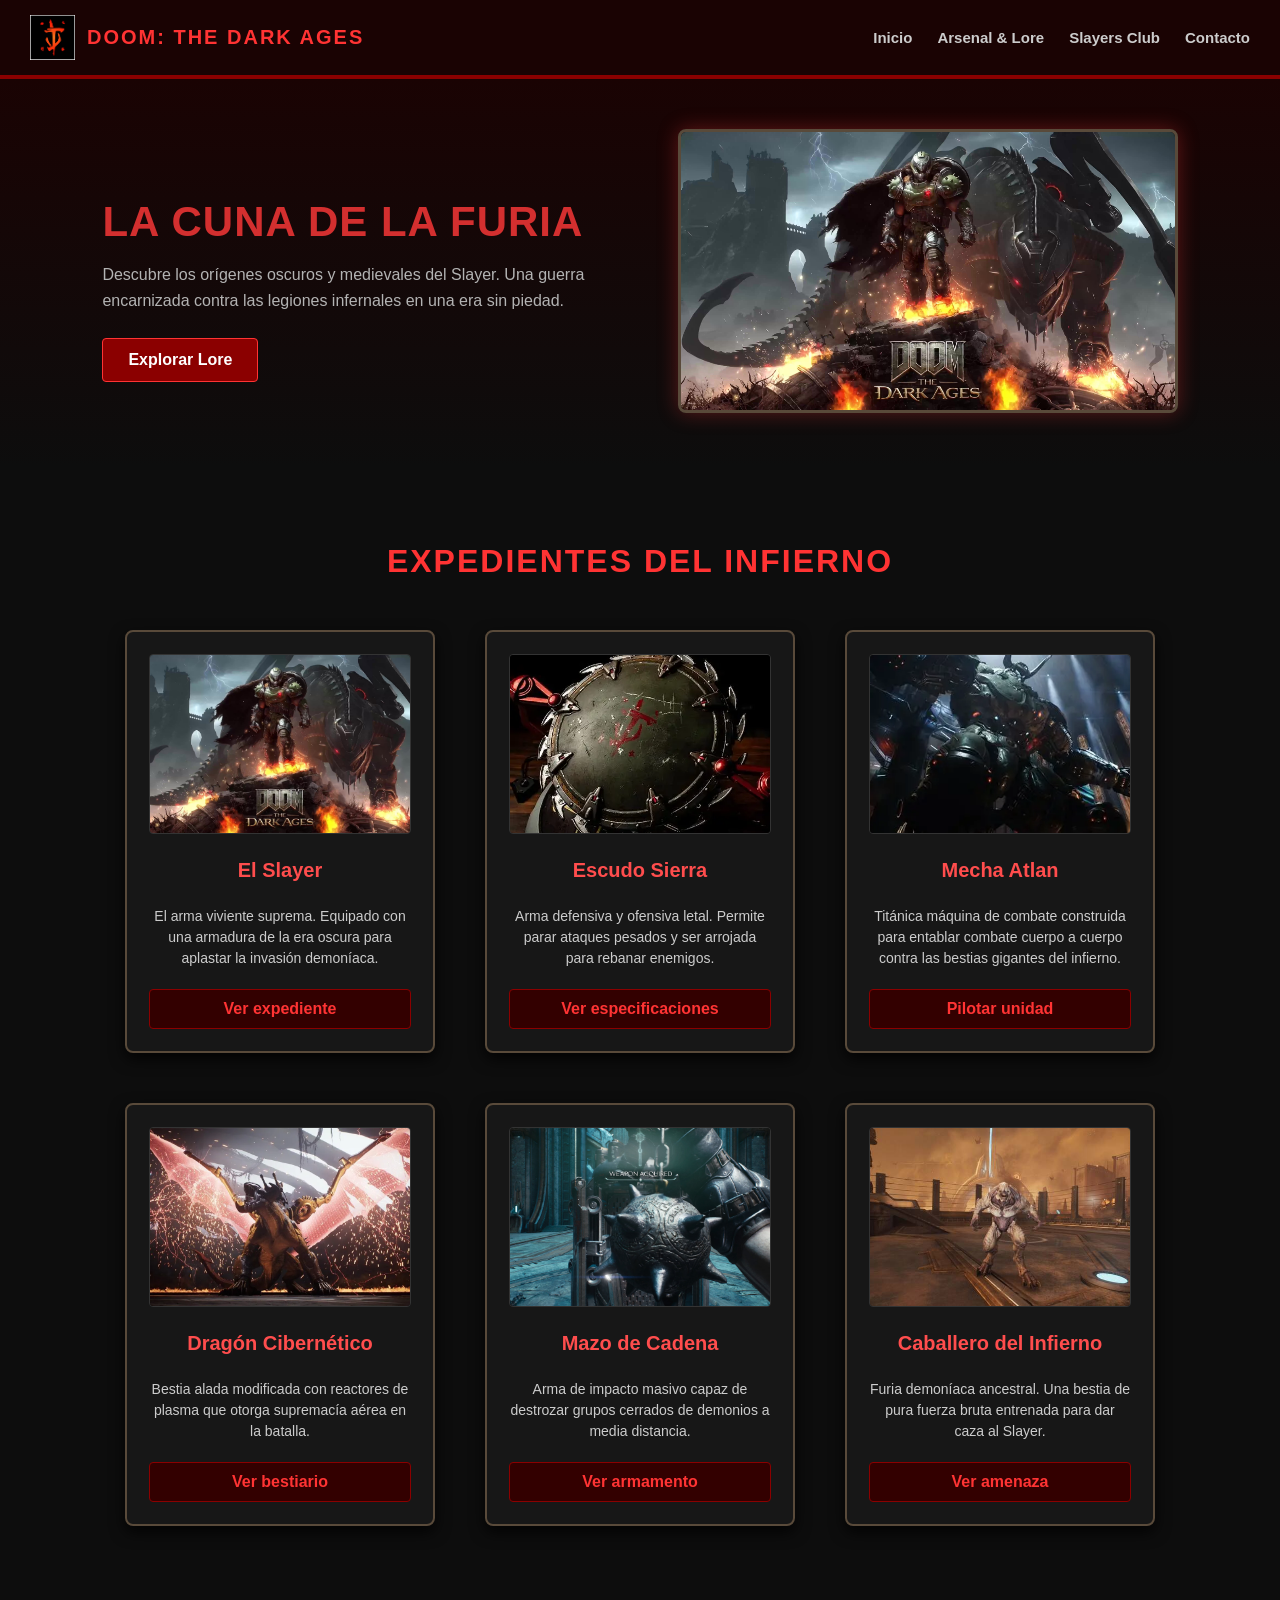
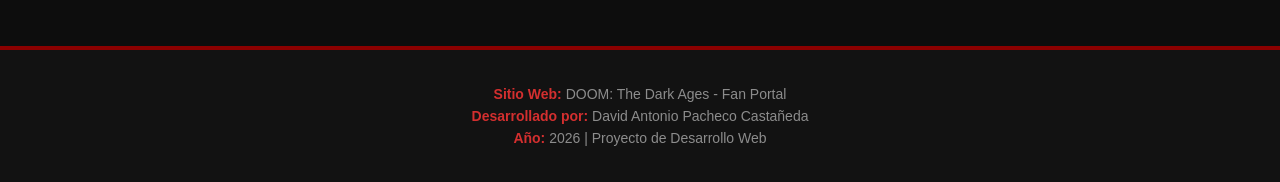
<file: index.html>
<!DOCTYPE html>
<html lang="es">
<head>
    <meta charset="UTF-8">
    <meta name="viewport" content="width=device-width, initial-scale=1.0">
    <title>DOOM: The Dark Ages - Proyecto Final</title>
    <link rel="stylesheet" href="estilos.css">
</head>
<body>

    <!-- Encabezado con Logo actualizado y Menú de navegación -->
    <header id="encabezado-principal">
        <div class="logo-contenedor">
            <img src="img/il_794xN.5453881932_lyg7.webp" alt="Logo DOOM" class="logo-img">
            <span class="logo-texto">DOOM: THE DARK AGES</span>
        </div>
        <nav class="menu-navegacion">
            <ul>
                <li><a href="#inicio">Inicio</a></li>
                <li><a href="#arsenal">Arsenal & Lore</a></li>
                <li><a href="#nosotros">Slayers Club</a></li>
                <li><a href="#contacto">Contacto</a></li>
            </ul>
        </nav>
    </header>

    <main>
        <!-- Sección Principal (Hero / Portada) -->
        <section id="inicio" class="seccion-principal">
            <div class="hero-texto">
                <h1>LA CUNA DE LA FURIA</h1>
                <p>Descubre los orígenes oscuros y medievales del Slayer. Una guerra encarnizada contra las legiones infernales en una era sin piedad.</p>
                <a href="#arsenal" class="boton-hero">Explorar Lore</a>
            </div>
            <div class="hero-imagen">
                <img src="img/doom-dark-ages-slayer.3840x2160.jpg" alt="DOOM Slayer en Portada">
            </div>
        </section>

        <!-- Sección de Tarjetas -->
        <section id="arsenal" class="seccion-tarjetas">
            <h2 class="titulo-seccion">EXPEDIENTES DEL INFIERNO</h2>
            
            <div class="contenedor-tarjetas">
                
                <!-- Tarjeta 1 -->
                <article class="tarjeta-doom">
                    <img src="img/doom-dark-ages-slayer.3840x2160.jpg" alt="DOOM Slayer">
                    <h3>El Slayer</h3>
                    <p>El arma viviente suprema. Equipado con una armadura de la era oscura para aplastar la invasión demoníaca.</p>
                    <a href="#" class="btn-tarjeta">Ver expediente</a>
                </article>

                <!-- Tarjeta 2 -->
                <article class="tarjeta-doom">
                    <img src="img/escudo sierra doom.webp" alt="Escudo Sierra">
                    <h3>Escudo Sierra</h3>
                    <p>Arma defensiva y ofensiva letal. Permite parar ataques pesados y ser arrojada para rebanar enemigos.</p>
                    <a href="#" class="btn-tarjeta">Ver especificaciones</a>
                </article>

                <!-- Tarjeta 3 -->
                <article class="tarjeta-doom">
                    <img src="img/OIP (1).webp" alt="Mecha Atlan">
                    <h3>Mecha Atlan</h3>
                    <p>Titánica máquina de combate construida para entablar combate cuerpo a cuerpo contra las bestias gigantes del infierno.</p>
                    <a href="#" class="btn-tarjeta">Pilotar unidad</a>
                </article>

                <!-- Tarjeta 4 -->
                <article class="tarjeta-doom">
                    <img src="img/dragon cibernetico doom.webp" alt="Dragón Cibernético">
                    <h3>Dragón Cibernético</h3>
                    <p>Bestia alada modificada con reactores de plasma que otorga supremacía aérea en la batalla.</p>
                    <a href="#" class="btn-tarjeta">Ver bestiario</a>
                </article>

                <!-- Tarjeta 5 -->
                <article class="tarjeta-doom">
                    <img src="img/flail-doom-dark-ages.jpg" alt="Mazo de Cadena">
                    <h3>Mazo de Cadena</h3>
                    <p>Arma de impacto masivo capaz de destrozar grupos cerrados de demonios a media distancia.</p>
                    <a href="#" class="btn-tarjeta">Ver armamento</a>
                </article>

                <!-- Tarjeta 6 -->
                <article class="tarjeta-doom">
                    <img src="img/202551117465477_6.jpg" alt="Caballero del Infierno">
                    <h3>Caballero del Infierno</h3>
                    <p>Furia demoníaca ancestral. Una bestia de pura fuerza bruta entrenada para dar caza al Slayer.</p>
                    <a href="#" class="btn-tarjeta">Ver amenaza</a>
                </article>

            </div>
        </section>
    </main>

    <!-- Pie de página -->
    <footer id="contacto">
        <div class="contenido-footer">
            <p><strong>Sitio Web:</strong> DOOM: The Dark Ages - Fan Portal</p>
            <p><strong>Desarrollado por:</strong> David Antonio Pacheco Castañeda</p>
            <p><strong>Año:</strong> 2026 | Proyecto de Desarrollo Web</p>
        </div>
    </footer>

</body>
</html>
</file>
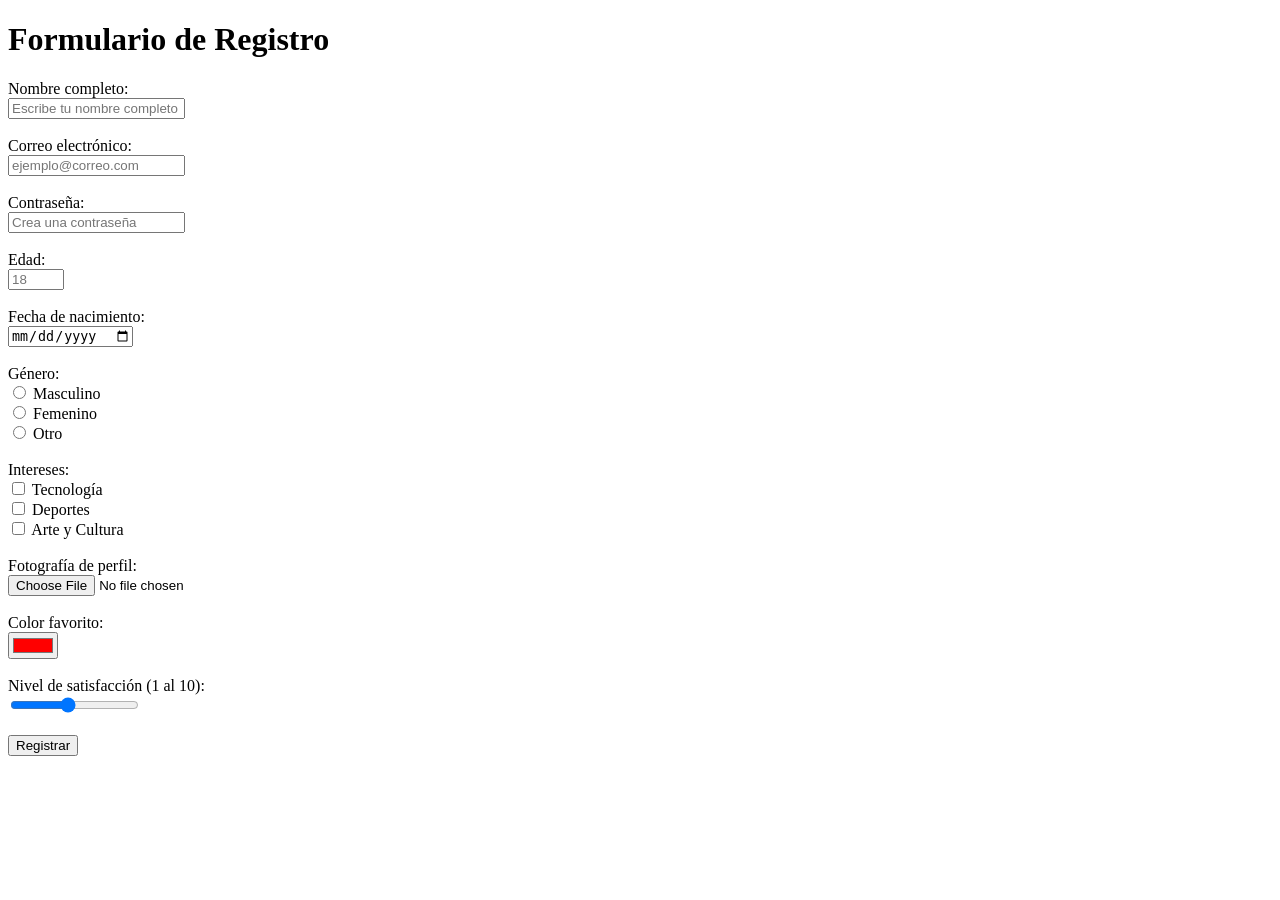
<file: formulario.html>
<!DOCTYPE html>
<html lang="es">
<head>
    <meta charset="UTF-8">
    <meta name="viewport" content="width=device-width, initial-scale=1.0">
    <title>Formulario de Registro</title>
</head>
<body>

    <h1>Formulario de Registro</h1>

    <form id="formRegistro">

        <!-- 1. Nombre completo -->
        <div>
            <label for="nombre">Nombre completo:</label><br>
            <input 
                type="text" 
                id="nombre" 
                name="nombre" 
                placeholder="Escribe tu nombre completo" 
                required
            >
        </div>
        <br>

        <!-- 2. Correo electrónico -->
        <div>
            <label for="correo">Correo electrónico:</label><br>
            <input 
                type="email" 
                id="correo" 
                name="correo" 
                placeholder="ejemplo@correo.com" 
                required
            >
        </div>
        <br>

        <!-- 3. Contraseña -->
        <div>
            <label for="password">Contraseña:</label><br>
            <input 
                type="password" 
                id="password" 
                name="password" 
                placeholder="Crea una contraseña" 
                required
            >
        </div>
        <br>

        <!-- 4. Edad -->
        <div>
            <label for="edad">Edad:</label><br>
            <input 
                type="number" 
                id="edad" 
                name="edad" 
                min="18" 
                max="100" 
                placeholder="18" 
                required
            >
        </div>
        <br>

        <!-- 5. Fecha de nacimiento -->
        <div>
            <label for="fechaNacimiento">Fecha de nacimiento:</label><br>
            <input 
                type="date" 
                id="fechaNacimiento" 
                name="fechaNacimiento" 
                required
            >
        </div>
        <br>

        <!-- 6. Género (Radio buttons) -->
        <div>
            <label>Género:</label><br>
            
            <input 
                type="radio" 
                id="masculino" 
                name="genero" 
                value="masculino" 
                required
            >
            <label for="masculino">Masculino</label><br>

            <input 
                type="radio" 
                id="femenino" 
                name="genero" 
                value="femenino"
            >
            <label for="femenino">Femenino</label><br>

            <input 
                type="radio" 
                id="otro" 
                name="genero" 
                value="otro"
            >
            <label for="otro">Otro</label>
        </div>
        <br>

        <!-- 7. Intereses (Checkboxes) -->
        <div>
            <label>Intereses:</label><br>

            <input 
                type="checkbox" 
                id="tecnologia" 
                name="intereses" 
                value="tecnologia"
            >
            <label for="tecnologia">Tecnología</label><br>

            <input 
                type="checkbox" 
                id="deportes" 
                name="intereses" 
                value="deportes"
            >
            <label for="deportes">Deportes</label><br>

            <input 
                type="checkbox" 
                id="arte" 
                name="intereses" 
                value="arte"
            >
            <label for="arte">Arte y Cultura</label>
        </div>
        <br>

        <!-- 8. Fotografía de perfil -->
        <div>
            <label for="fotoPerfil">Fotografía de perfil:</label><br>
            <input 
                type="file" 
                id="fotoPerfil" 
                name="fotoPerfil" 
                accept="image/*"
            >
        </div>
        <br>

        <!-- 9. Color favorito -->
        <div>
            <label for="colorFavorito">Color favorito:</label><br>
            <input 
                type="color" 
                id="colorFavorito" 
                name="colorFavorito" 
                value="#ff0000"
            >
        </div>
        <br>

        <!-- 10. Nivel de satisfacción -->
        <div>
            <label for="satisfaccion">Nivel de satisfacción (1 al 10):</label><br>
            <input 
                type="range" 
                id="satisfaccion" 
                name="satisfaccion" 
                min="1" 
                max="10" 
                value="5"
            >
        </div>
        <br>

        <!-- Botón de envío -->
        <button type="submit">Registrar</button>

    </form>

</body>
</html>
</file>
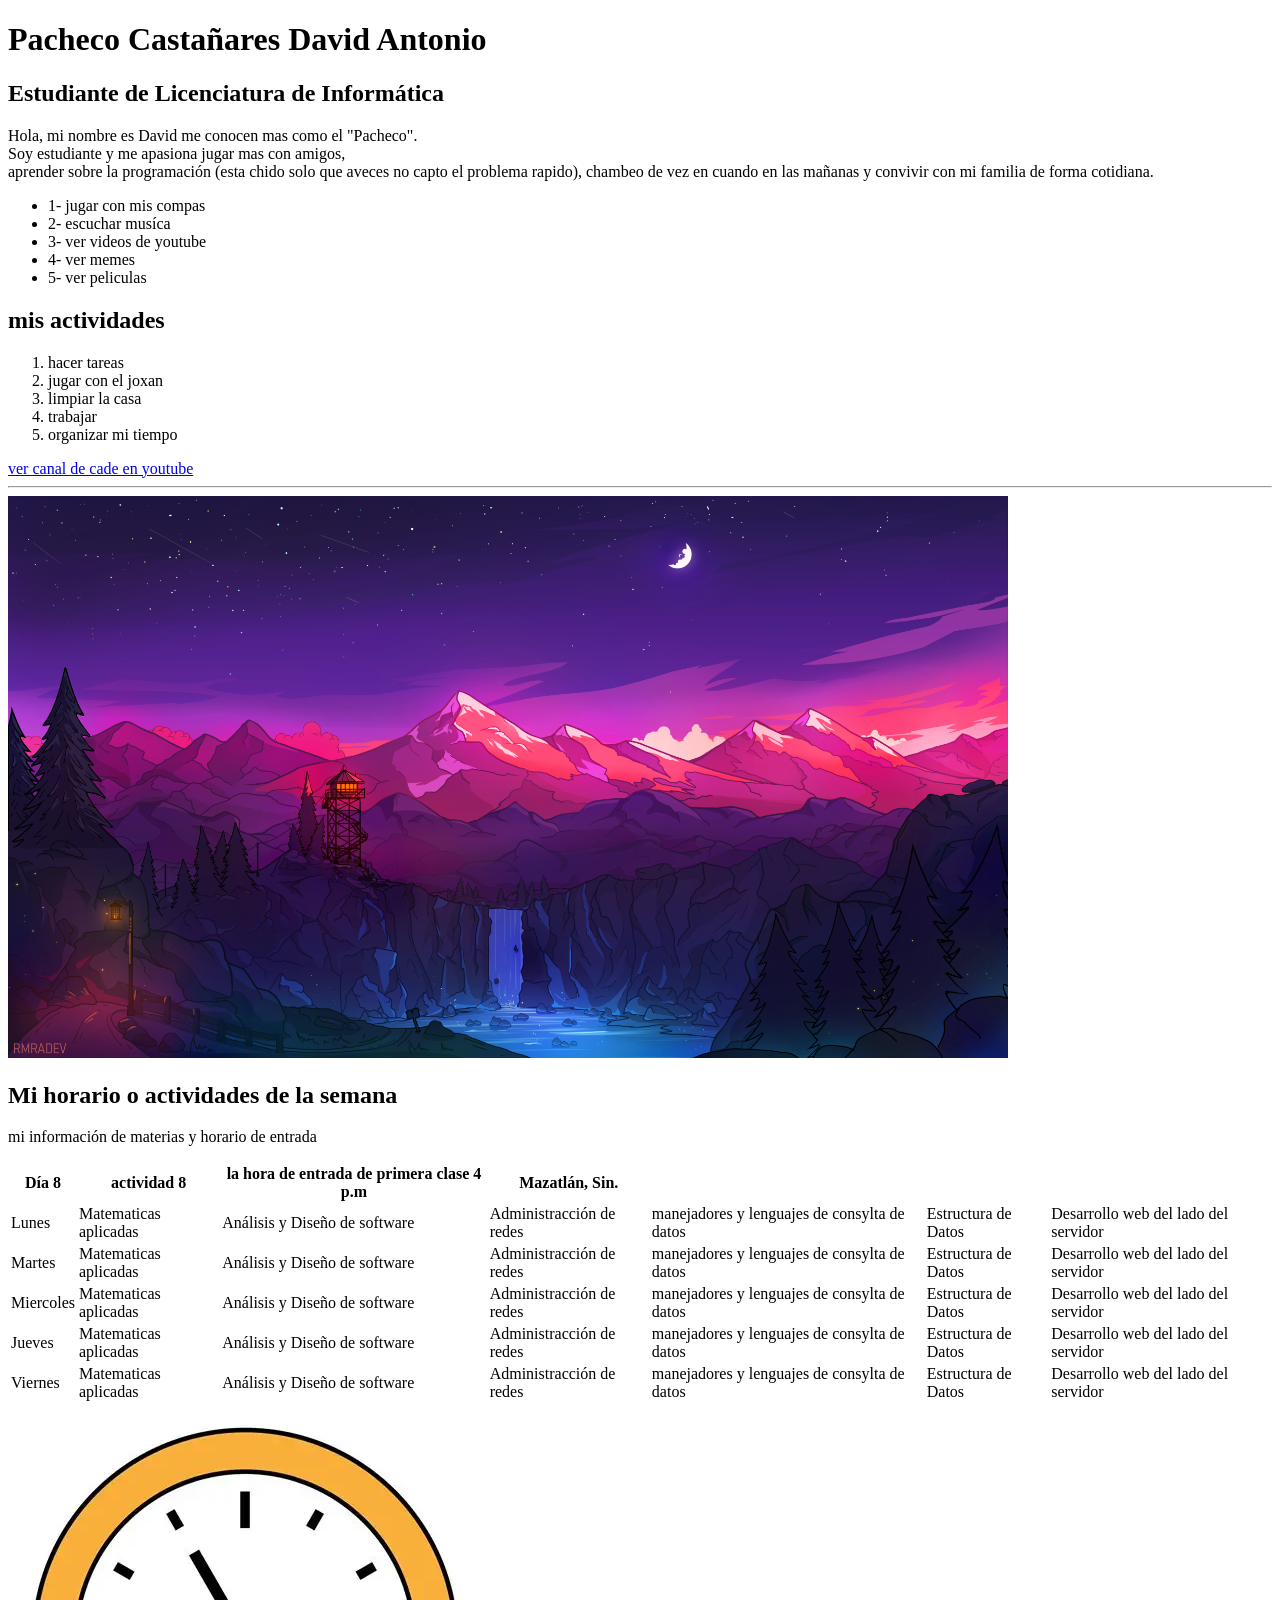
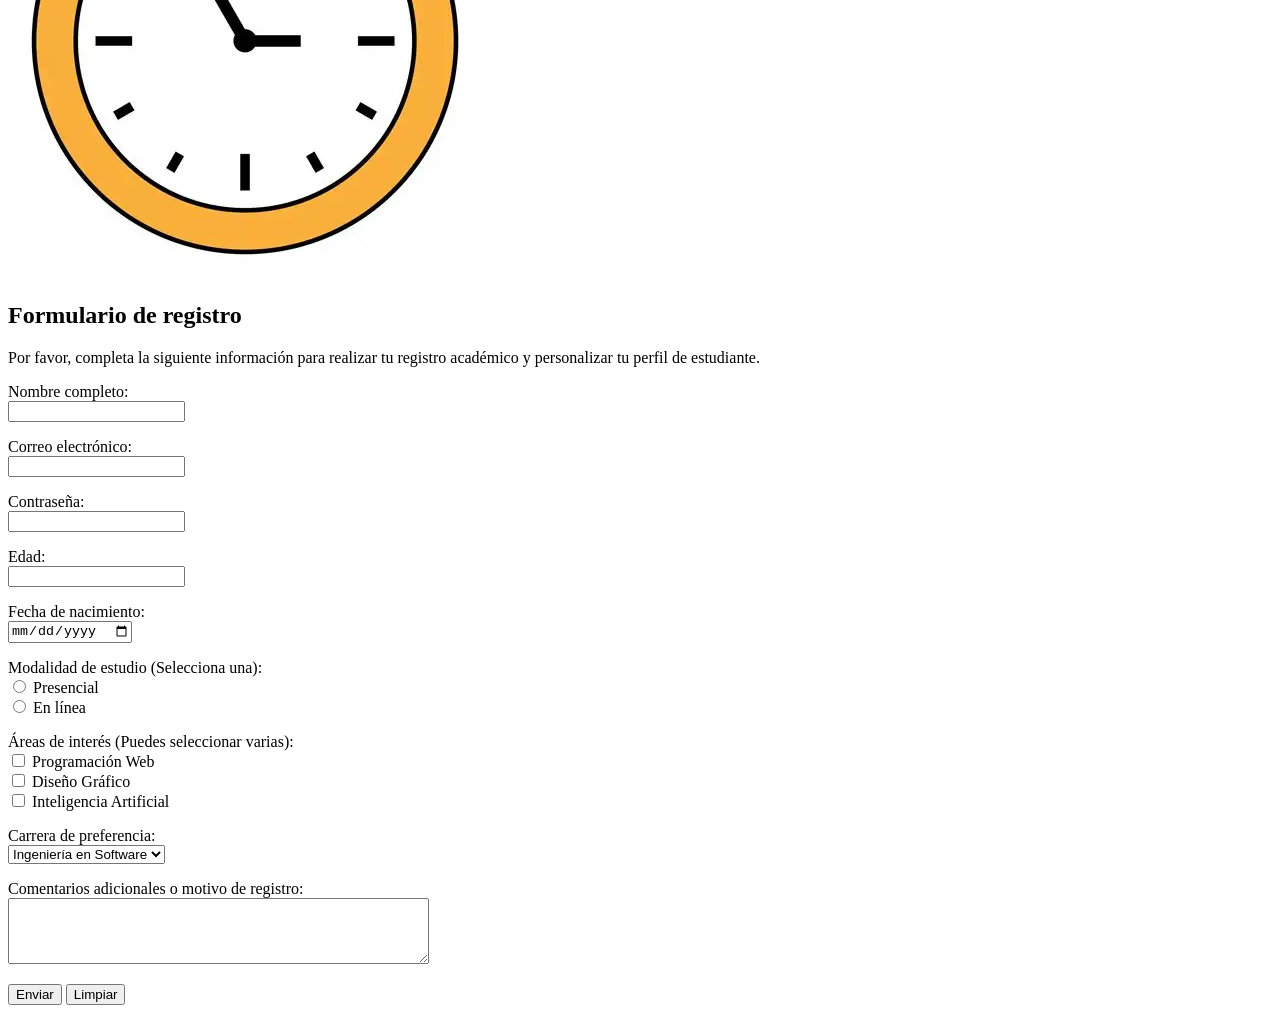
<file: profeultimahora/profeultimahora/activida5.html>
<!DOCTYPE html>
<html lang="en">

<head>
    <meta charset="UTF-8"> 
    <title>Mi primera página web</title>
</head>
<body>
    <h1> Pacheco Castañares David Antonio </h1> 
    <h2> Estudiante de Licenciatura de Informática </h2> 
    <p>
        Hola, mi nombre es David me conocen mas como el "Pacheco". <br> Soy estudiante y me apasiona jugar mas con amigos,<br> aprender sobre la programación (esta chido solo que aveces no capto el problema rapido), 
        chambeo de vez en cuando en las mañanas y convivir con mi familia de forma cotidiana.
    </p>
    <ul> 
        <li>1- jugar con mis compas </li>
        <li>2- escuchar musíca </li> 
        <li>3- ver videos de youtube</li> 
        <li>4- ver memes </li>
        <li>5- ver peliculas</li>
    </ul>

    <h2>mis actividades</h2>

    <ol>
        <li>hacer tareas</li>
        <li>jugar con el joxan</li>
        <li>limpiar la casa</li>
        <li>trabajar</li>
        <li>organizar mi tiempo</li>
        
    </ol>
 <a href="https://www.youtube.com/@cadeyoutube"> ver canal de cade en youtube</a>
    
 <hr> 
 <img src="060796a5c87ea5d4dfc0b4a511fd7cf1.jpg" alt="wallpaper">

 <h2>Mi horario o actividades de la semana </h2>

 <p>   mi información de materias y horario de entrada</p>

 <table>
    <tr>
        <th>Día 8</th>
        <th>actividad 8</th>
        <th>la hora de entrada de primera clase 4 p.m</th>
        <th>Mazatlán, Sin.</th>
    </tr>

    <tr>
        <td>Lunes </td>
        <td>Matematicas aplicadas</td>
        <td>Análisis y Diseño de software </td>
        <td>Administracción de redes</td>
        <td>manejadores y lenguajes de consylta de datos</td>
        <td>Estructura de Datos</td>
        <td>Desarrollo web del lado del servidor</td>
    </tr>

    <tr>
        <td>Martes</td>
        <td>Matematicas aplicadas</td>
        <td>Análisis y Diseño de software </td>
        <td>Administracción de redes</td>
        <td>manejadores y lenguajes de consylta de datos</td>
        <td>Estructura de Datos</td>
        <td>Desarrollo web del lado del servidor</td>
    </tr>

    <tr>
        <td>Miercoles</td>
        <td>Matematicas aplicadas</td>
        <td>Análisis y Diseño de software </td>
        <td>Administracción de redes</td>
        <td>manejadores y lenguajes de consylta de datos</td>
        <td>Estructura de Datos</td>
        <td>Desarrollo web del lado del servidor</td>
    </tr>
    <tr>
        <td>Jueves</td>
        <td>Matematicas aplicadas</td>
        <td>Análisis y Diseño de software </td>
        <td>Administracción de redes</td>
        <td>manejadores y lenguajes de consylta de datos</td>
        <td>Estructura de Datos</td>
        <td>Desarrollo web del lado del servidor</td>
    </tr>
        <td>Viernes</td>
        <td>Matematicas aplicadas</td>
        <td>Análisis y Diseño de software </td>
        <td>Administracción de redes</td>
        <td>manejadores y lenguajes de consylta de datos</td>
        <td>Estructura de Datos</td>
        <td>Desarrollo web del lado del servidor</td>
    </tr>
</table>
<img src="OIP2.jpg" alt="HORARIO">


    
    <h2>Formulario de registro</h2>
    <p>Por favor, completa la siguiente información para realizar tu registro académico y personalizar tu perfil de estudiante.</p>

    
    <form>

        
            <label>Nombre completo:</label><br>
            <input type="text">
        </p>

        <p>
            <label>Correo electrónico:</label><br>
            <input type="email">
        </p>

        <p>
            <label>Contraseña:</label><br>
            <input type="password">
        </p>

        <p>
            <label>Edad:</label><br>
            <input type="number">
        </p>

        <p>
            <label>Fecha de nacimiento:</label><br>
            <input type="date">
        </p>


        <p>
            <label>Modalidad de estudio (Selecciona una):</label><br>
            <input type="radio" name="modalidad"> Presencial<br>
            <input type="radio" name="modalidad"> En línea
        </p>

       
        <p>
            <label>Áreas de interés (Puedes seleccionar varias):</label><br>
            <input type="checkbox"> Programación Web<br>
            <input type="checkbox"> Diseño Gráfico<br>
            <input type="checkbox"> Inteligencia Artificial
        </p>

        
        <p>
            <label>Carrera de preferencia:</label><br>
            <select>
                <option>Ingeniería en Software</option>
                <option>Diseño Digital</option>
                <option>Ciberseguridad</option>
                <option>Ciencia de Datos</option>
            </select>
        </p>

        
        <p>
            <label>Comentarios adicionales o motivo de registro:</label><br>
            <textarea rows="4" cols="50"></textarea>
        </p>

        
        <p>
            <button type="submit">Enviar</button>
            <button type="reset">Limpiar</button>
        </p>

    </form>



</body>
</html>
</file>
<file: estilos.css>
/* =========================================
   9. PERSONALIZACIÓN Y ESTILOS GENERALES
   ========================================= */
* {
    box-sizing: border-box;
}

body {
    background-color: #0d0d0d;
    color: #e6e6e6;
    font-family: 'Trebuchet MS', Arial, sans-serif;
    margin: 0;
    padding: 0;
}

/* =========================================
   3. ENCABEZADO Y NAVEGACIÓN (FLEXBOX)
   ========================================= */
#encabezado-principal {
    background-color: #1a0303;
    display: flex;
    justify-content: space-between;
    align-items: center;
    padding: 15px 30px;
    border-bottom: 4px solid #8b0000;
    position: sticky;
    top: 0;
    z-index: 100;
}

.logo-contenedor {
    display: flex;
    align-items: center;
    gap: 12px;
}

.logo-img {
    width: 45px;
    height: 45px;
    object-fit: contain;
}

.logo-texto {
    color: #ff3333;
    font-weight: bold;
    font-size: 20px;
    letter-spacing: 2px;
}

.menu-navegacion ul {
    list-style: none;
    display: flex;
    gap: 25px;
    margin: 0;
    padding: 0;
}

.menu-navegacion a {
    color: #cccccc;
    text-decoration: none;
    font-weight: bold;
    font-size: 15px;
    transition: color 0.3s;
}

.menu-navegacion a:hover {
    color: #ff3333;
}

/* =========================================
   4. SECCIÓN PRINCIPAL (HERO)
   ========================================= */
.seccion-principal {
    display: flex;
    align-items: center;
    justify-content: space-between;
    padding: 50px 8%;
    background: linear-gradient(180deg, #1a0303 0%, #0d0d0d 100%);
    gap: 30px;
}

.hero-texto {
    max-width: 500px;
}

.hero-texto h1 {
    color: #d32f2f;
    font-size: 42px;
    margin-bottom: 15px;
    letter-spacing: 1px;
}

.hero-texto p {
    font-size: 16px;
    line-height: 1.6;
    color: #b3b3b3;
    margin-bottom: 25px;
}

.boton-hero {
    display: inline-block;
    background-color: #8b0000;
    color: white;
    padding: 12px 25px;
    text-decoration: none;
    font-weight: bold;
    border-radius: 4px;
    border: 1px solid #ff3333;
    transition: background-color 0.3s;
}

.boton-hero:hover {
    background-color: #ff1a1a;
}

.hero-imagen img {
    width: 100%;
    max-width: 500px;
    border-radius: 8px;
    border: 3px solid #594a3a;
    box-shadow: 0px 0px 20px rgba(211, 47, 47, 0.4);
}

/* =========================================
   5 Y 6. SECCIÓN DE 6 TARJETAS Y BOX MODEL
   ========================================= */
.seccion-tarjetas {
    padding: 50px 5%;
    text-align: center;
}

.titulo-seccion {
    color: #ff3333;
    font-size: 32px;
    margin-bottom: 40px;
    letter-spacing: 2px;
}

.contenedor-tarjetas {
    display: flex;
    flex-wrap: wrap;
    justify-content: center;
    align-items: stretch;
    gap: 30px;
}

/* Clase compartida para las 6 tarjetas con Box Model personalizado */
.tarjeta-doom {
    width: 310px;                   /* Width */
    padding: 22px;                  /* Padding */
    margin: 10px;                   /* Margin */
    border: 2px solid #594a3a;      /* Border */
    background-color: #171717;
    border-radius: 8px;
    box-shadow: 0px 6px 15px rgba(0, 0, 0, 0.8);
    display: flex;
    flex-direction: column;
    justify-content: space-between;
    transition: transform 0.3s;
}

.tarjeta-doom:hover {
    transform: translateY(-5px);
    border-color: #d32f2f;
}

.tarjeta-doom img {
    width: 100%;
    height: 180px;
    object-fit: cover;
    border-radius: 4px;
    border: 1px solid #333;
    margin-bottom: 15px;
}

.tarjeta-doom h3 {
    color: #ff4d4d;
    margin: 10px 0;
    font-size: 20px;
}

.tarjeta-doom p {
    font-size: 14px;
    color: #cccccc;
    line-height: 1.5;
    margin-bottom: 20px;
    flex-grow: 1;
}

.btn-tarjeta {
    background-color: #330000;
    color: #ff3333;
    text-decoration: none;
    padding: 10px 15px;
    font-weight: bold;
    border: 1px solid #8b0000;
    border-radius: 4px;
    transition: all 0.3s;
}

.btn-tarjeta:hover {
    background-color: #8b0000;
    color: #ffffff;
}

/* =========================================
   7. PIE DE PÁGINA (FOOTER)
   ========================================= */
footer {
    background-color: #121212;
    border-top: 4px solid #8b0000;
    padding: 30px;
    text-align: center;
    color: #8c8c8c;
    margin-top: 60px;
}

.contenido-footer p {
    margin: 6px 0;
    font-size: 14px;
}

.contenido-footer strong {
    color: #d32f2f;
}

/* =========================================
   8. DISEÑO RESPONSIVE (MEDIA QUERY)
   ========================================= */
@media (max-width: 600px) {

    /* Aspecto 1: Cambio de dirección en el Encabezado y Menú */
    #encabezado-principal {
        flex-direction: column;
        gap: 15px;
        padding: 15px;
    }

    .menu-navegacion ul {
        gap: 12px;
        font-size: 13px;
    }

    /* Aspecto 2: Cambio de dirección y alineación en la Sección Principal */
    .seccion-principal {
        flex-direction: column;
        text-align: center;
        padding: 30px 5%;
    }

    .hero-texto h1 {
        font-size: 28px; /* Ajuste del tamaño de texto */
    }

    /* Aspecto 3: Tamaño de las Tarjetas para Celular */
    .tarjeta-doom {
        width: 90%; /* La tarjeta se expande casi al ancho completo de la pantalla */
        margin: 5px 0;
        padding: 15px;
    }

    .titulo-seccion {
        font-size: 24px;
    }
}
</file>
